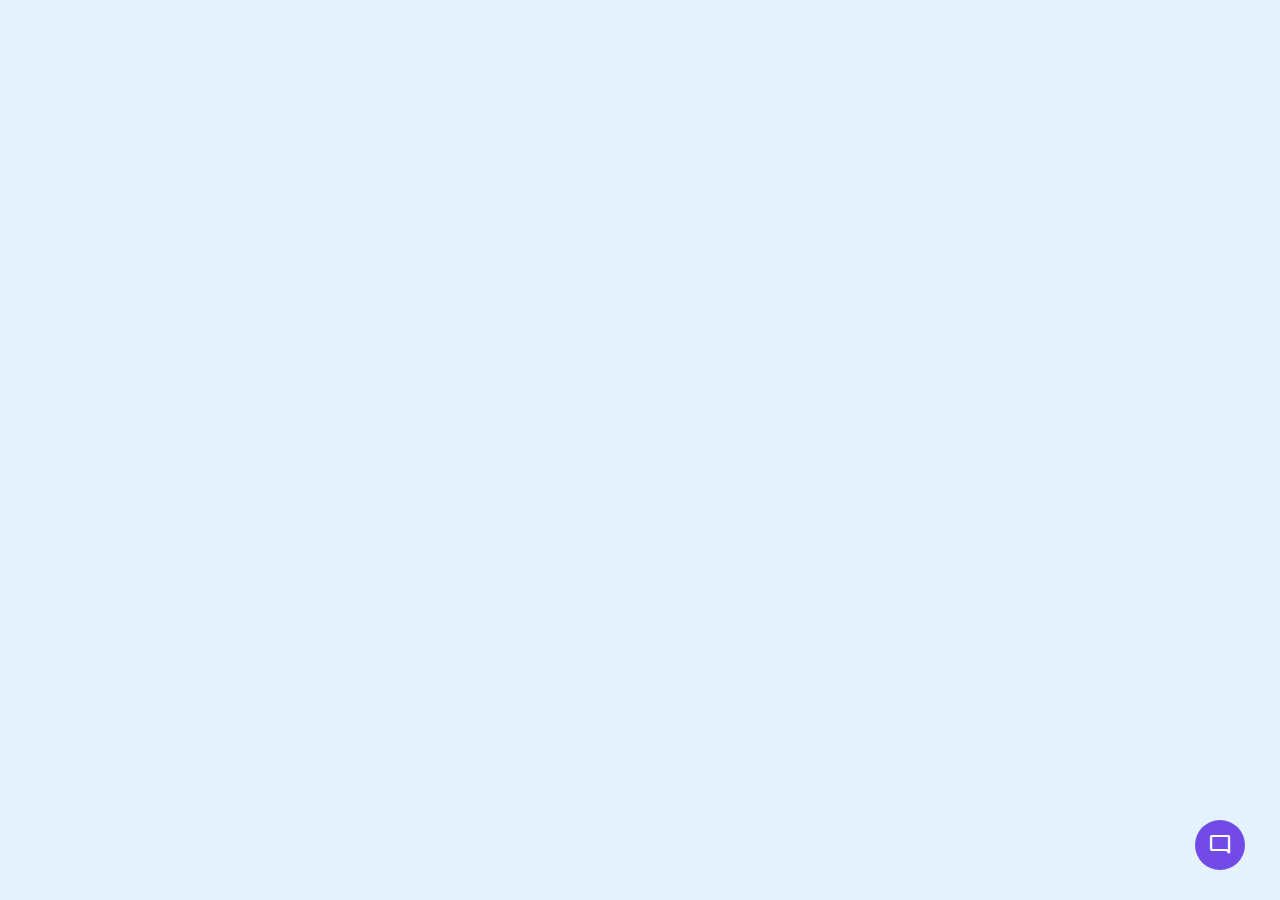
<file: CN247__Runtime-Terror-s-main/chatbox.html>
<!DOCTYPE html>
<!-- Coding By CodingNepal - www.codingnepalweb.com -->
<html lang="en" dir="ltr">
  <head>
    <meta charset="utf-8">
    <title>Chatbot in JavaScript | CodingNepal</title>
    
    <meta name="viewport" content="width=device-width, initial-scale=1.0">
    <!-- Google Fonts Link For Icons -->
    <link rel="stylesheet" href="https://fonts.googleapis.com/css2?family=Material+Symbols+Outlined:opsz,wght,FILL,GRAD@48,400,0,0" />
    <link rel="stylesheet" href="https://fonts.googleapis.com/css2?family=Material+Symbols+Rounded:opsz,wght,FILL,GRAD@48,400,1,0" />
    <script src="jscript.js" defer></script>
    <style>
        /* Import Google font - Poppins */
@import url('https://fonts.googleapis.com/css2?family=Poppins:wght@400;500;600&display=swap');
* {
  margin: 0;
  padding: 0;
  box-sizing: border-box;
  font-family: "Poppins", sans-serif;
}
body {
  background: #E3F2FD;
}
.chatbot-toggler {
  position: fixed;
  bottom: 30px;
  right: 35px;
  outline: none;
  border: none;
  height: 50px;
  width: 50px;
  display: flex;
  cursor: pointer;
  align-items: center;
  justify-content: center;
  border-radius: 50%;
  background: #724ae8;
  transition: all 0.2s ease;
}
body.show-chatbot .chatbot-toggler {
  transform: rotate(90deg);
}
.chatbot-toggler span {
  color: #fff;
  position: absolute;
}
.chatbot-toggler span:last-child,
body.show-chatbot .chatbot-toggler span:first-child  {
  opacity: 0;
}
body.show-chatbot .chatbot-toggler span:last-child {
  opacity: 1;
}
.chatbot {
  position: fixed;
  right: 35px;
  bottom: 90px;
  width: 420px;
  background: #fff;
  border-radius: 15px;
  overflow: hidden;
  opacity: 0;
  pointer-events: none;
  transform: scale(0.5);
  transform-origin: bottom right;
  box-shadow: 0 0 128px 0 rgba(0,0,0,0.1),
              0 32px 64px -48px rgba(0,0,0,0.5);
  transition: all 0.1s ease;
}
body.show-chatbot .chatbot {
  opacity: 1;
  pointer-events: auto;
  transform: scale(1);
}
.chatbot header {
  padding: 16px 0;
  position: relative;
  text-align: center;
  color: #fff;
  background: #724ae8;
  box-shadow: 0 2px 10px rgba(0,0,0,0.1);
}
.chatbot header span {
  position: absolute;
  right: 15px;
  top: 50%;
  display: none;
  cursor: pointer;
  transform: translateY(-50%);
}
header h2 {
  font-size: 1.4rem;
}
.chatbot .chatbox {
  overflow-y: auto;
  height: 510px;
  padding: 30px 20px 100px;
}
.chatbot :where(.chatbox, textarea)::-webkit-scrollbar {
  width: 6px;
}
.chatbot :where(.chatbox, textarea)::-webkit-scrollbar-track {
  background: #fff;
  border-radius: 25px;
}
.chatbot :where(.chatbox, textarea)::-webkit-scrollbar-thumb {
  background: #ccc;
  border-radius: 25px;
}
.chatbox .chat {
  display: flex;
  list-style: none;
}
.chatbox .outgoing {
  margin: 20px 0;
  justify-content: flex-end;
}
.chatbox .incoming span {
  width: 32px;
  height: 32px;
  color: #fff;
  cursor: default;
  text-align: center;
  line-height: 32px;
  align-self: flex-end;
  background: #724ae8;
  border-radius: 4px;
  margin: 0 10px 7px 0;
}
.chatbox .chat p {
  white-space: pre-wrap;
  padding: 12px 16px;
  border-radius: 10px 10px 0 10px;
  max-width: 75%;
  color: #fff;
  font-size: 0.95rem;
  background: #724ae8;
}
.chatbox .incoming p {
  border-radius: 10px 10px 10px 0;
}
.chatbox .chat p.error {
  color: #721c24;
  background: #f8d7da;
}
.chatbox .incoming p {
  color: #000;
  background: #f2f2f2;
}
.chatbot .chat-input {
  display: flex;
  gap: 5px;
  position: absolute;
  bottom: 0;
  width: 100%;
  background: #fff;
  padding: 3px 20px;
  border-top: 1px solid #ddd;
}
.chat-input textarea {
  height: 55px;
  width: 100%;
  border: none;
  outline: none;
  resize: none;
  max-height: 180px;
  padding: 15px 15px 15px 0;
  font-size: 0.95rem;
}
.chat-input span {
  align-self: flex-end;
  color: #724ae8;
  cursor: pointer;
  height: 55px;
  display: flex;
  align-items: center;
  visibility: hidden;
  font-size: 1.35rem;
}
.chat-input textarea:valid ~ span {
  visibility: visible;
}

@media (max-width: 490px) {
  .chatbot-toggler {
    right: 20px;
    bottom: 20px;
  }
  .chatbot {
    right: 0;
    bottom: 0;
    height: 100%;
    border-radius: 0;
    width: 100%;
  }
  .chatbot .chatbox {
    height: 90%;
    padding: 25px 15px 100px;
  }
  .chatbot .chat-input {
    padding: 5px 15px;
  }
  .chatbot header span {
    display: block;
  }
}
    </style>
  </head>
  <body>
    <button class="chatbot-toggler">
      <span class="material-symbols-rounded">mode_comment</span>
      <span class="material-symbols-outlined">close</span>
    </button>
    <div class="chatbot">
      <header>
        <h2>Chatbot</h2>
        <span class="close-btn material-symbols-outlined">close</span>
      </header>
      <ul class="chatbox">
        <li class="chat incoming">
          <span class="material-symbols-outlined">smart_toy</span>
          <p>Hi there 👋<br>How can I help you today?</p>
        </li>
      </ul>
      <div class="chat-input">
        <textarea placeholder="Enter a message..." spellcheck="false" required></textarea>
        <span id="send-btn" class="material-symbols-rounded">send</span>
      </div>
    </div>

  </body>
</html>
</file>
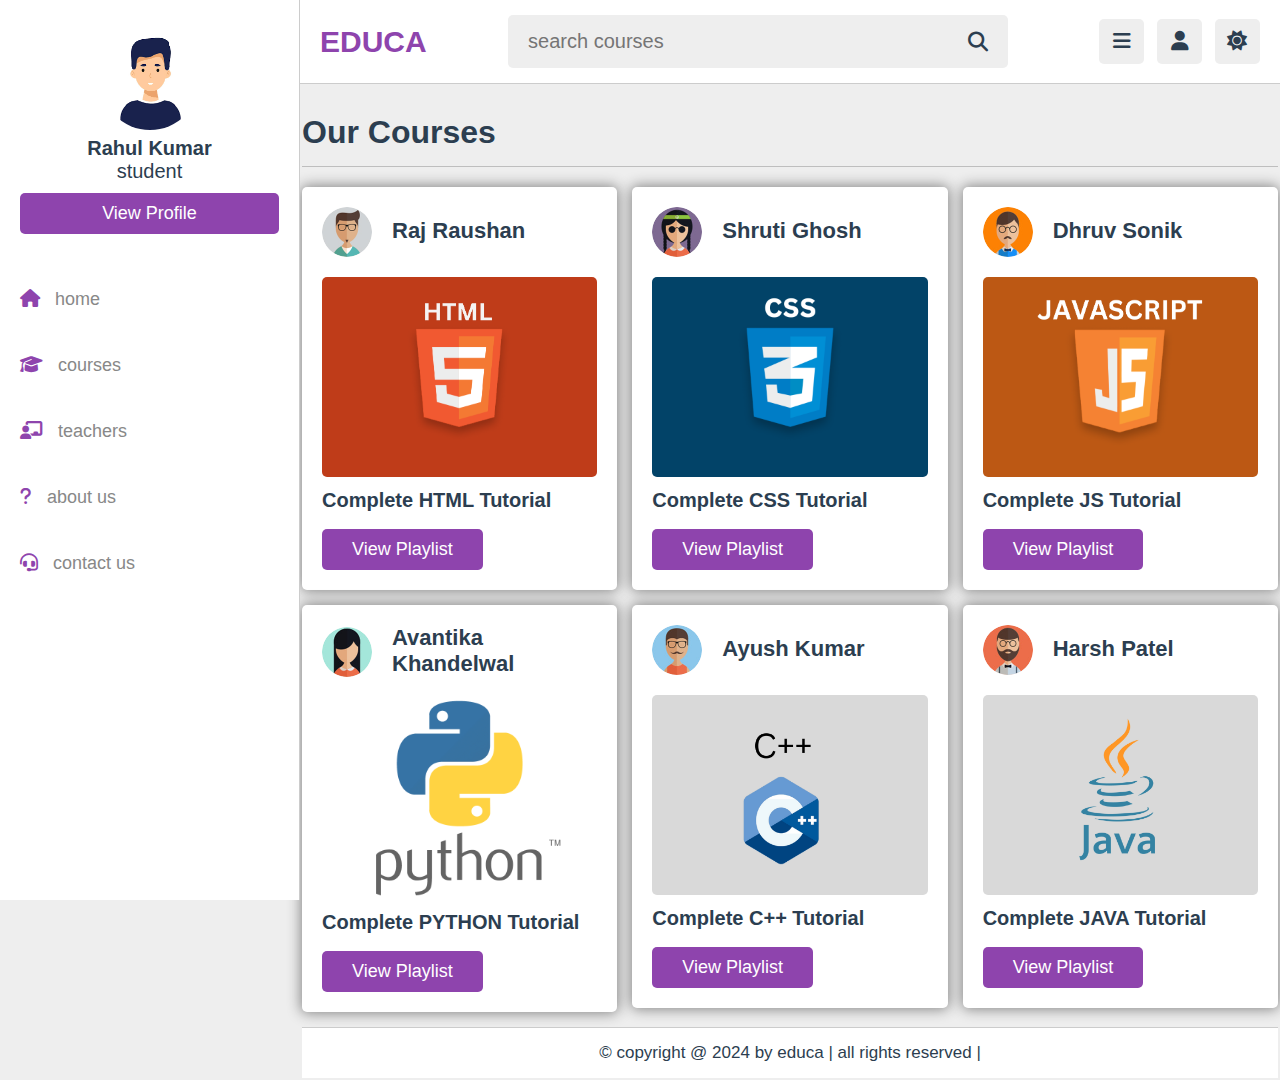
<file: CN247__Runtime-Terror-s-main/courses.html>
<!DOCTYPE html>
<html lang="en">
<head>
    <meta charset="UTF-8">
    <meta name="viewport" content="width=device-width, initial-scale=1.0">
    <title>courses</title>

    <link rel="stylesheet" href="https://cdnjs.cloudflare.com/ajax/libs/font-awesome/6.4.2/css/all.min.css">
    <link rel="stylesheet" href="home.css">
</head>
<body>

  <!--header section start-->
    <header class="header">
      <section class="flex">
        <a href="home.html" class="logo">EDUCA</a>
        <form action="" method="post" class="search">
          <input type="text" name="search_box" placeholder="search courses"
          required maxlength="100">
          <button type="submit" class="fas fa-search" name="search_box"></button>  
        </form>
        <div class="icon">
          <div id="menu-btn" class="fas fa-bars"></div>
          <div id="search-btn" class="fas fa-search"></div>
          <div id="user-btn" class="fas fa-user"></div>
          <div id="toggle-btn" class="fas fa-sun"></div>
        </div>

        <div class="profile">
          <img src="avatar.png" alt="image">
          <h3>Rahul Kumar</h3>
          <span>student</span>
          <a href="courses.html" class="btn">view profile</a>
          <div class="flex-btn">
            <a href="sign.html" class="option-btn">login</a>          </div>
        </div>
      </section>
    </header>
    <!--end of header-->
    <!--side bar section starts-->
    <div class="side-bar">
      <div class="close-side-bar">
        <i class="fas fa-times"></i>
      </div>
      <div class="profile">
        <img src="avatar.png" alt="image">
        <h3>Rahul Kumar</h3>
        <span>student</span>
        <a href="courses.html" class="btn">view profile</a>
      </div>
      <nav class="navbar">
        <a href="home.html"><i class="fas fa-home"></i><span>home</span></a>
        <a href="home.html#courses"><i class="fas fa-graduation-cap"></i><span>courses</span></a>
        <a href="home.html#te"><i class="fas fa-chalkboard-user"></i><span>teachers</span></a>
        <a href="home.html#aboutus"><i class="fas fa-question"></i><span>about us</span></a>
        <a href="home.html#contact"><i class="fas fa-headset"></i><span>contact us</span></a>
      </nav>
    </div>
    <!--side bar section ends-->
    <!--course section-->
    <section class="courses" id="courses">
      <h1 class="heading">Our Courses</h1>
      <div class="box-container">
          <div class="box">
              <div class="tutor">
                  <img src="image/avatar1 (1).jpg" alt="">
                  <div>
                      <h3>Raj Raushan</h3>
                  </div>
              </div>
              <img src="image/html.jpg" class="thumb" alt="thumbnail">
              <h3 class="title">Complete HTML Tutorial</h3>
              <a target="_blank" href="https://drive.google.com/drive/folders/1hpaNlPr7JvucEAEmFZwXXYD8L1xDHANa" class="inline-btn">view playlist</a>
          </div>
          <div class="box">
              <div class="tutor">
                  <img src="image/avatar1 (2).jpg" alt="">
                  <div>
                      <h3>Shruti Ghosh</h3>
                  </div>
              </div>
              <img src="image/css.jpg" class="thumb" alt="thumbnail">
              <h3 class="title">Complete CSS Tutorial</h3>
              <a target="_blank" href="https://drive.google.com/drive/folders/1hpaNlPr7JvucEAEmFZwXXYD8L1xDHANa" class="inline-btn">view playlist</a>
          </div>
          <div class="box">
              <div class="tutor">
                  <img src="image/avatar1 (3).jpg" alt="">
                  <div>
                      <h3>Dhruv Sonik</h3>
                  </div>
              </div>
              <img src="image/Jss.jpg" class="thumb" alt="thumbnail">
              <h3 class="title">Complete JS Tutorial</h3>
              <a target="_blank" href="https://drive.google.com/drive/folders/1hpaNlPr7JvucEAEmFZwXXYD8L1xDHANa" class="inline-btn">view playlist</a>
          </div>
          <div class="box">
              <div class="tutor">
                  <img src="image/avatar1 (4).jpg" alt="">
                  <div>
                      <h3>Avantika Khandelwal</h3>
                  </div>
              </div>
              <img src="Python-Symbol.png" class="thumb" alt="thumbnail">
              <h3 class="title">Complete PYTHON Tutorial</h3>
              <a target="_blank" href="https://youtube.com/playlist?list=PLu0W_9lII9agwh1XjRt242xIpHhPT2llg&si=3dSnKy1sFQ9MmZv4" class="inline-btn">view playlist</a>
          </div>
          <div class="box">
              <div class="tutor">
                  <img src="image/avatar1 (5).jpg" alt="">
                  <div>
                      <h3>Ayush Kumar</h3>
                  </div>
              </div>
              <img src="image/c++.png" class="thumb" alt="thumbnail">
              <h3 class="title">Complete C++ Tutorial</h3>
              <a target="_blank" href="https://youtube.com/playlist?list=PLfqMhTWNBTe0b2nM6JHVCnAkhQRGiZMSJ&si=C4WZ5L4g8DKMVrs1" class="inline-btn">view playlist</a>
          </div>
          <div class="box">
              <div class="tutor">
                  <img src="image/avatar1 (6).jpg" alt="">
                  <div>
                      <h3>Harsh Patel</h3>
                  </div>
              </div>
              <img src="image/java.jpg" class="thumb" alt="thumbnail">
              <h3 class="title">Complete JAVA Tutorial</h3>
              <a target="_blank" href="https://youtube.com/playlist?list=PLu0W_9lII9agS67Uits0UnJyrYiXhDS6q&si=G9-u-A0hElYUmifQ" class="inline-btn">view playlist</a>
          </div>
      </div>

    <!--footer section starts-->
    <footer class="footer">
      &copy; copyright @ 2024 by <span>educa</span> | all rights reserved |
    </footer>
    <!--footer section ends-->


    <script src="projectjs.js"></script>

</body>
</html>
</file>
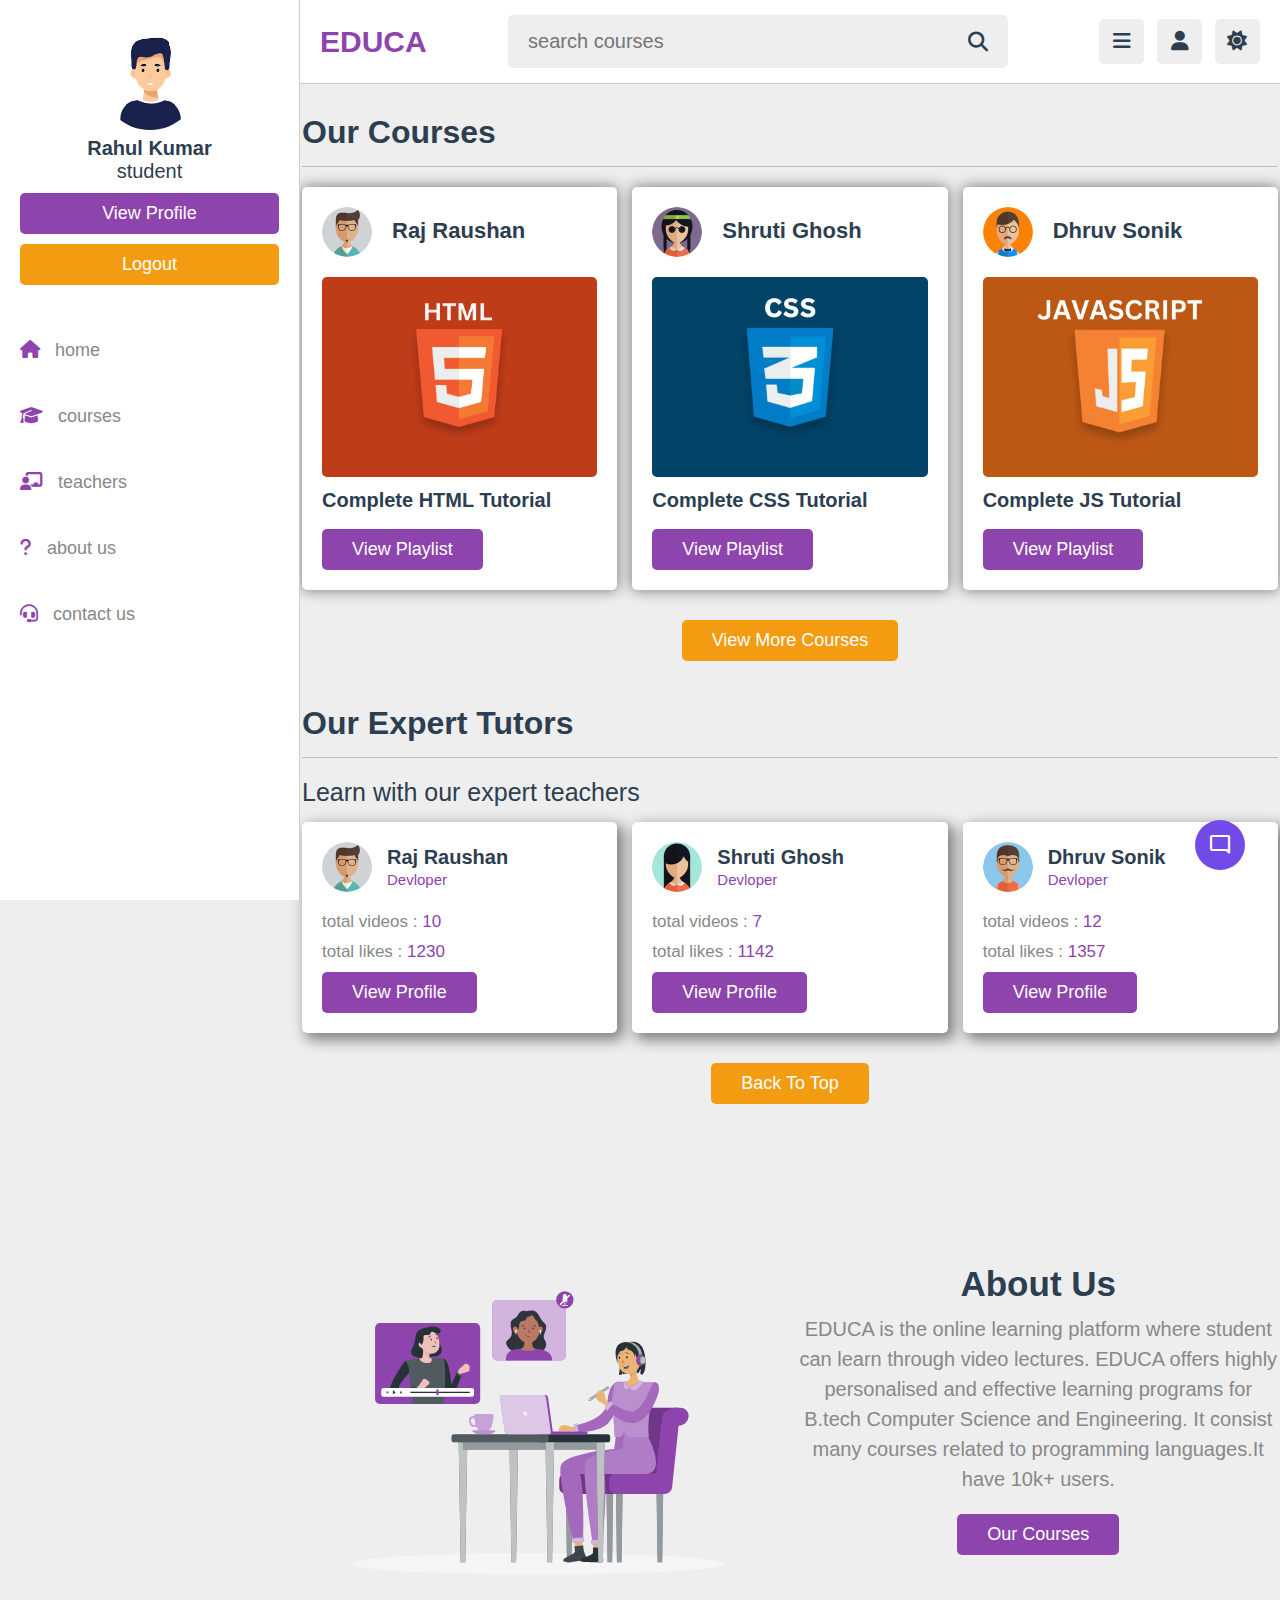
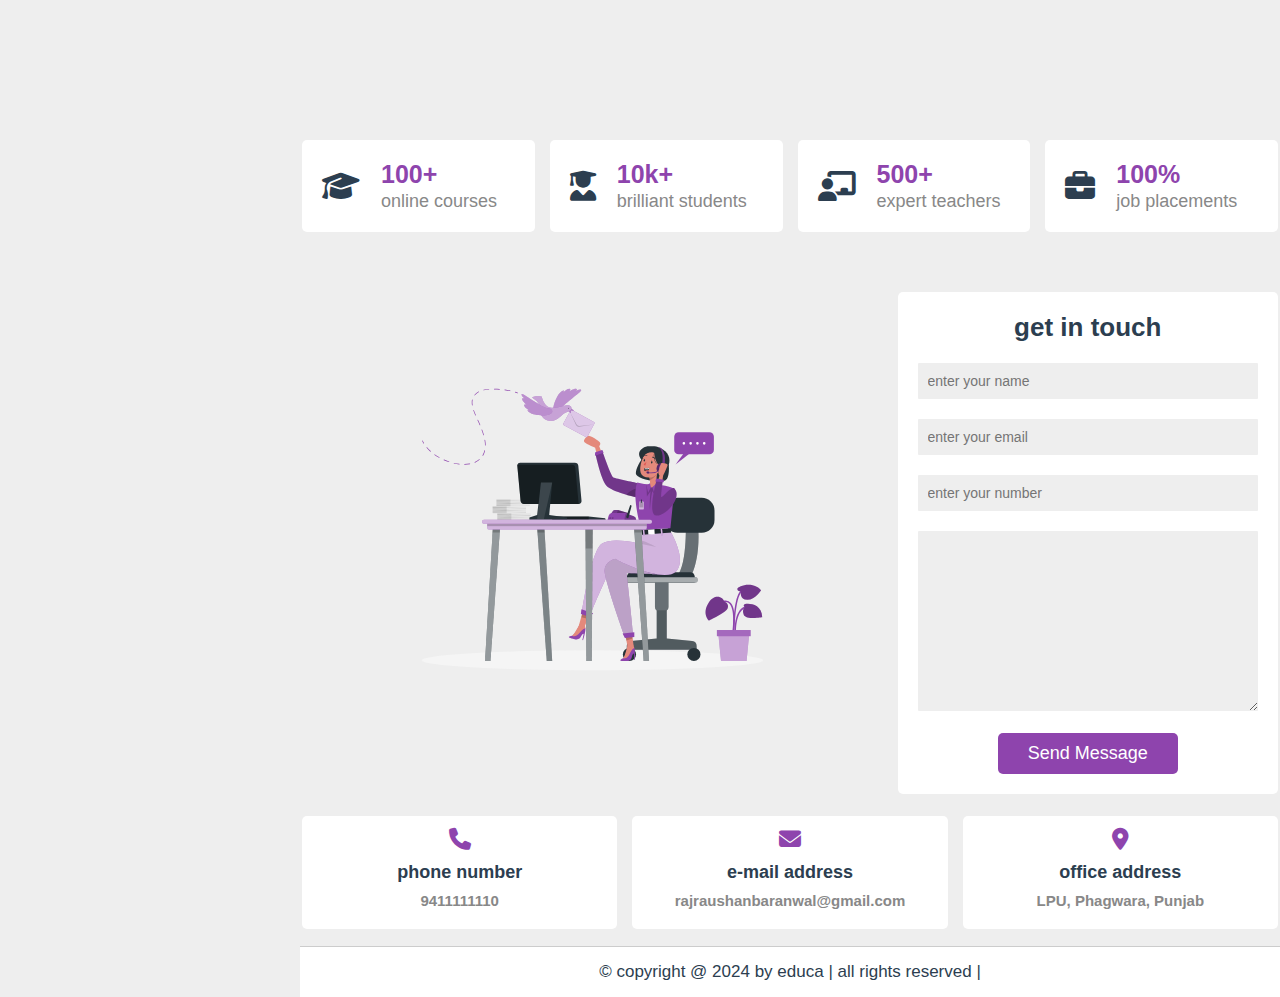
<file: CN247__Runtime-Terror-s-main/home.html>
<!DOCTYPE html>
<html lang="en">
<head>
    <meta charset="UTF-8">
    <meta name="viewport" content="width=device-width, initial-scale=1.0">
    <title>
       EDUCA
    </title>
    <link rel="stylesheet" href="https://fonts.googleapis.com/css2?family=Material+Symbols+Outlined:opsz,wght,FILL,GRAD@48,400,0,0" />
    <link rel="stylesheet" href="https://fonts.googleapis.com/css2?family=Material+Symbols+Rounded:opsz,wght,FILL,GRAD@48,400,1,0" />
    <link rel="stylesheet" href="https://cdnjs.cloudflare.com/ajax/libs/font-awesome/6.4.2/css/all.min.css">
    <link rel="stylesheet" href="home.css">
</head>
<body>

  <!--header section start-->
    <header class="header">
      <section class="flex">
        <a href="home.html" class="logo">EDUCA</a>
        <form action="" method="post" class="search">
          <input type="text" name="search_box" placeholder="search courses"
          required maxlength="100">
          <button type="submit" class="fas fa-search" name="search_box"></button>  
        </form>
        <div class="icon">
          <div id="menu-btn" class="fas fa-bars"></div>
          <div id="search-btn" class="fas fa-search"></div>
          <div id="user-btn" class="fas fa-user"></div>
          <div id="toggle-btn" class="fas fa-sun"></div>
        </div>

        <div class="profile">
          <img src="avatar.png" alt="image">
          <h3>Rahul Kumar</h3>
          <span>student</span>
          <a href="profile.html" class="btn">view profile</a>
          <div class="flex-btn">
            <a href="login.html" class="option-btn">logout</a>
          </div>
        </div>
      </section>
    </header>
    <!--end of header-->
    <!--side bar section starts-->
    <div class="side-bar">
      <div class="close-side-bar">
        <i class="fas fa-times"></i>
      </div>
      
      <div class="profile">
        <img src="avatar.png" alt="image">
        <h3>Rahul Kumar</h3>
        <span>student</span>
        <a href="profile.html" class="btn">view profile</a>
        <div class="flex-btn">
          <a href="login.html" class="option-btn">logout</a>
          
        </div>
      </div>
      
      <nav class="navbar">
        <a href="home.html"><i class="fas fa-home"></i><span>home</span></a>
        <a href="#courses"><i class="fas fa-graduation-cap"></i><span>courses</span></a>
        <a href="#te"><i class="fas fa-chalkboard-user"></i><span>teachers</span></a>
        <a href="#aboutus"><i class="fas fa-question"></i><span>about us</span></a>
        <a href="#contact"><i class="fas fa-headset"></i><span>contact us</span></a>
      </nav>
    </div>
    <!--side bar section ends-->
   
    <!--courses section starts-->
    <section class="courses" id="courses" >
        <h1 class="heading">Our Courses</h1>
        <div class="box-container">
            <div class="box">
                <div class="tutor">
                    <img src="image/avatar1 (1).jpg" alt="">
                    <div>
                        <h3>Raj Raushan</h3>
                    </div>
                </div>
                <img src="image/html.jpg" class="thumb" alt="thumbnail">
                <h3 class="title">Complete HTML Tutorial</h3>
                <a target="_blank" href="https://drive.google.com/drive/folders/1hpaNlPr7JvucEAEmFZwXXYD8L1xDHANa" class="inline-btn">view playlist</a>
            </div>
            <div class="box">
                <div class="tutor">
                    <img src="image/avatar1 (2).jpg" alt="">
                    <div>
                        <h3>Shruti Ghosh</h3>
                    </div>
                </div>
                <img src="image/css.jpg" class="thumb" alt="thumbnail">
                <h3 class="title">Complete CSS Tutorial</h3>
                <a target="_blank" href="https://drive.google.com/drive/folders/1hpaNlPr7JvucEAEmFZwXXYD8L1xDHANa" class="inline-btn">view playlist</a>
            </div>
            <div class="box">
                <div class="tutor">
                    <img src="image/avatar1 (3).jpg" alt="">
                    <div>
                        <h3>Dhruv Sonik</h3>
                    </div>
                </div>
                <img src="image/Jss.jpg" class="thumb" alt="thumbnail">
                <h3 class="title">Complete JS Tutorial</h3>
                <a target="_blank" href="https://drive.google.com/drive/folders/1hpaNlPr7JvucEAEmFZwXXYD8L1xDHANa" class="inline-btn">view playlist</a>
            </div>
        </div>
        <div class="more-btn">
          <a href="courses.html" class="inline-option-btn">view more courses</a>
        </div>
    </section>
    <!--courses section ends-->
     <!--teacher section starts-->
     <section class="teachers" id="te">
      <h1 class="heading"> Our Expert tutors</h1>
      <div class="tut"><p>Learn with our expert teachers</p>
      </div>
      <div class="box-container">
        <div class="box">
        <div class="tutor">
         <img src="image/avatar1 (1).jpg" alt="image">
         <div>
          <h3>Raj Raushan</h3>
          <span>Devloper</span>
         </div>
        </div>
        <p>total videos : <span>10</span></p>
        <p>total likes : <span>1230</span></p>
        <a href="" class="inline-btn">view profile</a>
      </div>
      <div class="box">
        <div class="tutor">
         <img src="image/avatar1 (4).jpg" alt="image">
         <div>
          <h3>Shruti Ghosh</h3>
          <span>Devloper</span>
         </div>
        </div>
        <p>total videos : <span>7</span></p>
        <p>total likes : <span>1142</span></p>
        <a href="" class="inline-btn">view profile</a>
      </div>
      <div class="box">
        <div class="tutor">
         <img src="image/avatar1 (5).jpg" alt="image">
         <div>
          <h3>Dhruv Sonik</h3>
          <span>Devloper</span>
         </div>
        </div>
        <p>total videos : <span>12</span></p>
        <p>total likes : <span>1357</span></p>
        <a href="" class="inline-btn">view profile</a>
      </div>
    </div>
    <div class="more-btn">
      <a href="" class="inline-option-btn">Back to top</a>
    </div>

    </section>
    <!--teacher section ends-->
 <!--about section starts-->
 <section class="about" id="aboutus">
  <div class="row">
    <div class="image">
      <img src="image/about-img.svg" alt="about us">
    </div>
    <div class="content">
      <h3>About Us</h3>
      <p>EDUCA is the online learning platform where student can learn through video lectures. 
        EDUCA offers highly personalised and effective learning programs for B.tech Computer Science and Engineering. 
        It consist many courses related to programming languages.It have 10k+ users.</p>
      <a href="courses.html" class="inline-btn">our courses</a>
    </div>
  </div>
  <div class="box-container">
    <div class="box">
      <i class="fas fa-graduation-cap"></i>
      <div>
        <h3>100+</h3>
        <span>online courses</span>

      </div>
    </div>
    <div class="box">
      <i class="fas fa-user-graduate"></i>
      <div>
        <h3>10k+</h3>
        <span>brilliant students</span>
      </div>
    </div>
    <div class="box">
      <i class="fas fa-chalkboard-user"></i>
      <div>
        <h3>500+</h3>
        <span>expert teachers</span>

      </div>
    </div>
    <div class="box">
      <i class="fa fa-briefcase"></i>
      <div>
        <h3>100%</h3>
        <span>job placements</span>

      </div>
    </div>
  </div>
</section>
<!--about section ends-->
 <!--contact section starts-->
 <section class="contact" id="contact">
  <div class="row">
    <div class="image">
      <img src="image/contact.svg" alt="img">
    </div>
    <form action="home.html" method="post">
      <h3>get in touch</h3>
      <input type="text" placeholder="enter your name" required maxlength="100" name="name" class="box">
      <input type="text" placeholder="enter your email" required maxlength="100" name="email" class="box">
      <input type="text" placeholder="enter your number" required maxlength="100" name="number" class="box">
      <textarea name="msg" class="box" placeholder="enter your message" required cols="30" rows="10">
      </textarea>   
      <input type="submit" value="send message" class="inline-btn" name="submit" >   
    </form>
  </div>
  <div class="box-container">
    <div class="box">
      <i class="fas fa-phone">
        <h3>phone number</h3>
        <a href="tel:9411111110">9411111110</a>
      </i>
    </div>
    <div class="box">
      <i class="fas fa-envelope">
        <h3>e-mail address</h3>
        <a href="rajraushanbaranwal@gmail.com">rajraushanbaranwal@gmail.com</a>
      </i>
    </div>
    <div class="box">
      <i class="fas fa-map-marker-alt">
        <h3>office address</h3>
        <a href="#">LPU, Phagwara, Punjab</a>
      </i>
    </div>
  </div>
</section>
<!--contact section ends-->
<!--chatbox-->
<button class="chatbot-toggler">
  <span class="material-symbols-rounded">mode_comment</span>
  <span class="material-symbols-outlined">close</span>
</button>
<div class="chatbot">
  <header>
    <h2>Chatbot</h2>
    <span class="close-btn material-symbols-outlined">close</span>
  </header>
  <ul class="chatbox">
    <li class="chat incoming">
      <span class="material-symbols-outlined">smart_toy</span>
      <p>Hi there 👋<br>How can I help you today?</p>
    </li>
  </ul>
  <div class="chat-input">
    <textarea placeholder="Enter a message..." spellcheck="false" required></textarea>
    <span id="send-btn" class="material-symbols-rounded">send</span>
  </div>
</div>

    <!--footer section starts-->
    <footer class="footer">
      &copy; copyright @ 2024 by <span>educa</span> | all rights reserved |
    </footer>
    <!--footer section ends-->


    <script src="projectjs.js"></script>

</body>
</html>
</file>
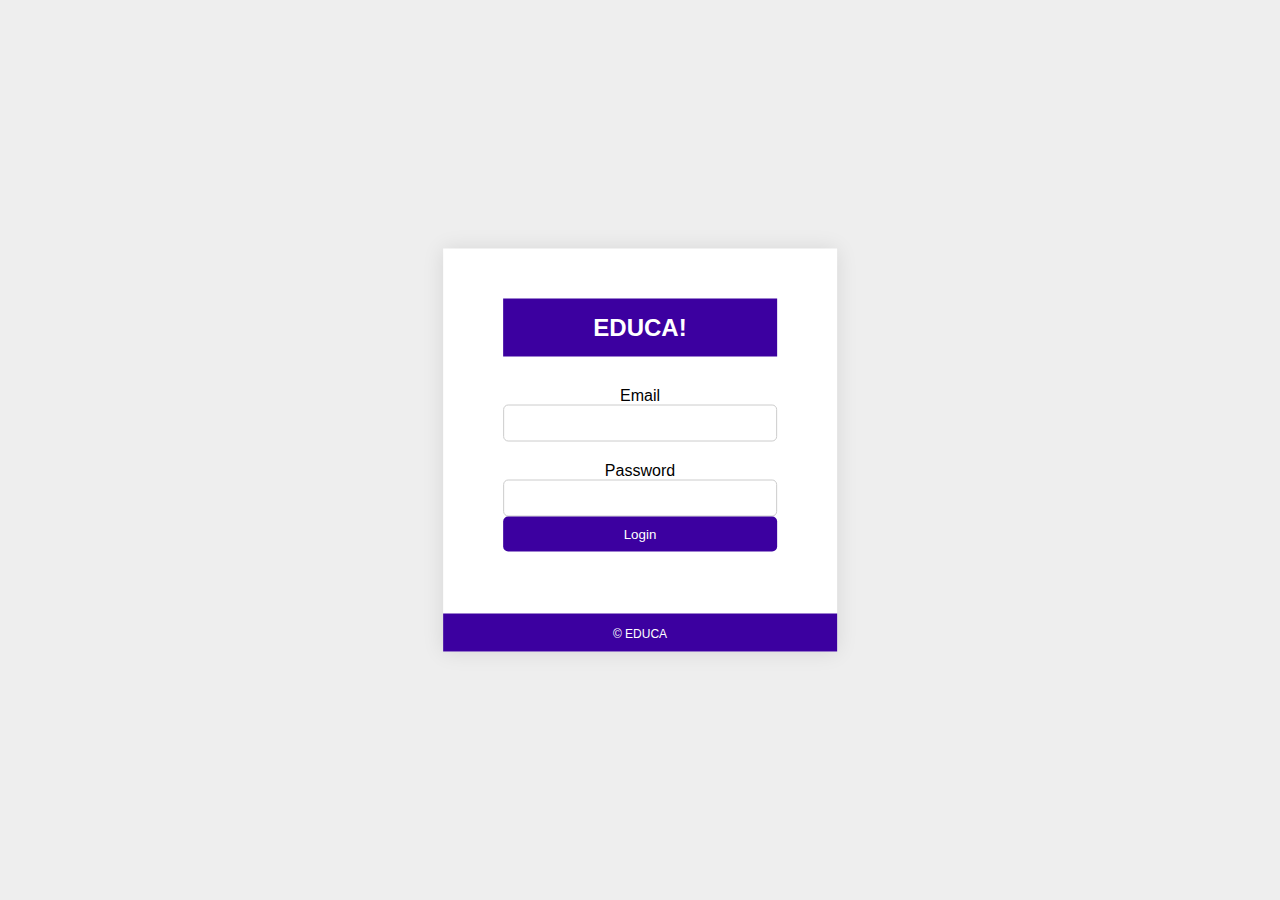
<file: CN247__Runtime-Terror-s-main/login.html>
<!DOCTYPE html>
<html>
<head>
	<title>login Page</title>
	<link rel="stylesheet" href="login.css">
</head>
<body>
	<div class="container vh-100">
		<div class="row justify-content-center h-100">
			<div class="card w-25 my-auto shadow">
				<div class="card-header text-center bg-primary text-white">
					<h2>EDUCA!<h2>
				</div>
				<div class="card-body">
					<form action="connect2.php" method="post">
						<div class="form-group">
							<label for="email">Email</label>
							<input type="email" id="email" class="form-control" name="email" />
						</div>
						<div>
							<label for="password">Password</label>
							<input type="password" id="password" class="form-control" name="password" />
						</div>
						<input type="submit" class="btn btn-primary w-100" value="Login" name="">
					</form>
				</div>
				<div class="card-footer text-right">
					<small>&copy; EDUCA</small>
				</div>
			</div>
		</div>
	</div>
</body>
</html>
</file>
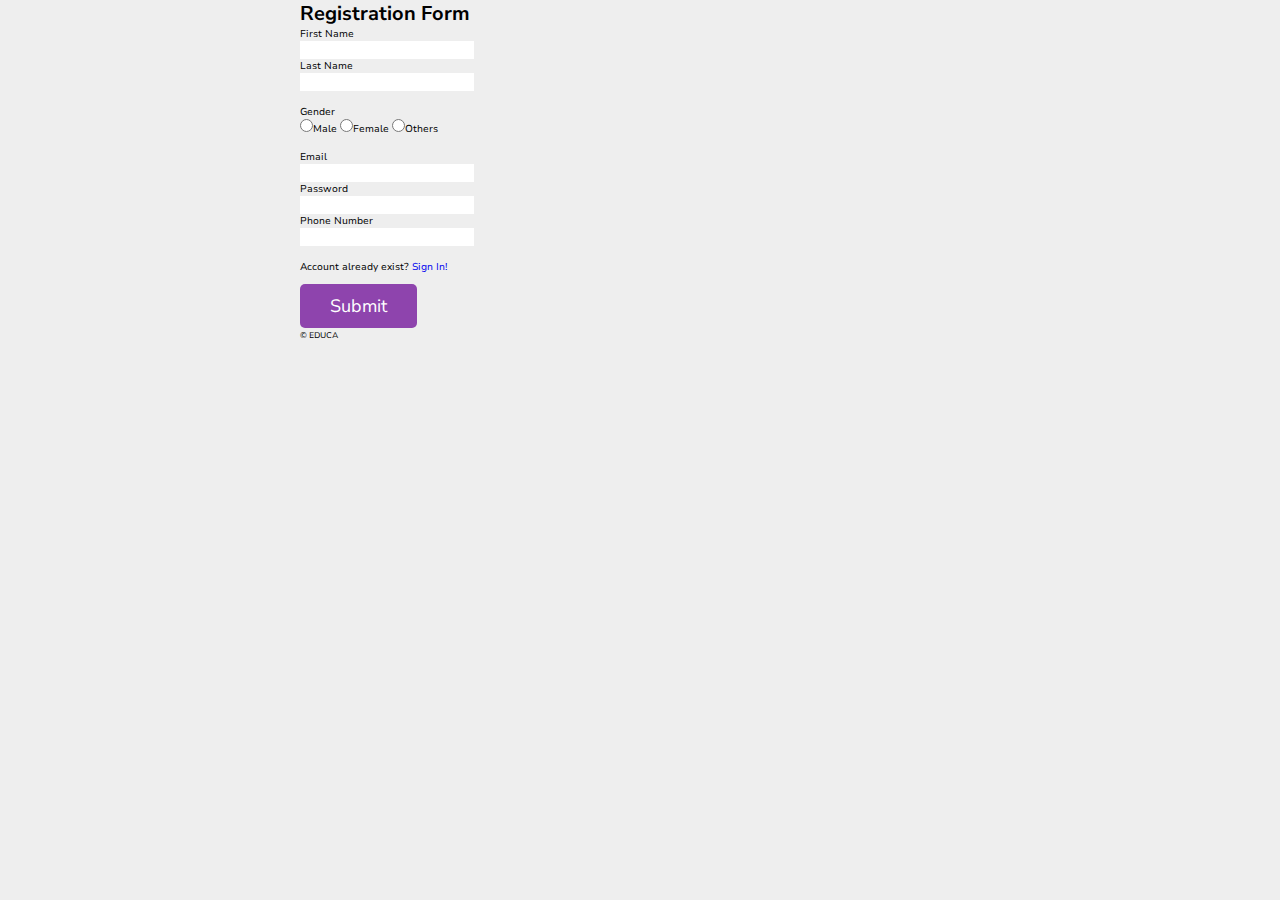
<file: CN247__Runtime-Terror-s-main/registration.html>
<!DOCTYPE html>
<html>
  <head>
    <title>Registration Page</title>
    <link rel="stylesheet" href="registration.css">
  </head>
  <body>
    <div class="container">
      <div class="row col-md-6 col-md-offset-3">
        <div class="panel-primary">
          <div class="panel-heading text-center">
            <h1>Registration Form</h1>
          </div>
          <div class="panel-body">
            <form action="connect.php" method="post">
              <div class="form-group">
                <label for="firstName">First Name</label><br>
                <input
                  type="text"
                  class="form-control"
                  id="firstName"
                  name="firstName"
                />
              </div>
              <div class="form-group">
                <label for="lastName">Last Name</label><br>
                <input
                  type="text"
                  class="form-control"
                  id="lastName"
                  name="lastName"
                /> <br><br>
              </div>
              <div class="form-group">
                <label for="gender">Gender</label>
                <div>
                  <label for="male" class="radio-inline"
                    ><input
                      type="radio"
                      name="gender"
                      value="m"
                      id="male"
                    />Male</label
                  >
                  <label for="female" class="radio-inline"
                    ><input
                      type="radio"
                      name="gender"
                      value="f"
                      id="female"
                    />Female</label
                  >
                  <label for="others" class="radio-inline"
                    ><input
                      type="radio"
                      name="gender"
                      value="o"
                      id="others"
                    />Others</label
                  > <br><br>
                </div>
              </div>
              <div class="form-group">
                <label for="email">Email</label><br>
                <input
                  type="text"
                  class="form-control"
                  id="email"
                  name="email"
                />
              </div>
              <div class="form-group">
                <label for="password">Password</label><br>
                <input
                  type="password"
                  class="form-control"
                  id="password"
                  name="password"
                />
              </div>
              <div class="form-group">
                <label for="number">Phone Number</label><br>
                <input
                  type="number"
                  class="form-control"
                  id="number"
                  name="number"
                /> <br> <br>
                <p>Account already exist? <a href="#">Sign In!</a></p>

              </div>
              <input type="submit" class="btn btn-primary"/>
            </form>
          </div>
          <div class="panel-footer text-right">
            <small>&copy; EDUCA</small>
          </div>
        </div>
      </div>
    </div>
    <div class="toast" role="alert" aria-live="assertive" aria-atomic="true">
</div>

                
  </body>
</html>
</file>
<file: CN247__Runtime-Terror-s-main/home.css>
@import url('https://fonts.googleapis.com/css2?family=Nunito+Sans:opsz,wght@6..12,200;6..12,300;6..12,400;6..12,500;6..12,600&display=swap');

:root{
    --main-color:#8e44ad;
    --red:#e74c3c;
    --orange:#f39c12;
    --white:#fff;
    --black:#2c3e50;
    --light-color:#888;
    --light-bg:#eee;
    --border:.1rem solid rgba(0,0,0,.2);
}

*{
    font-family: 'Nunito Sans', sans-serif;
    margin: 0;padding: 0;
    box-sizing: border-box;
    outline: none; border: none;
    text-decoration: none;
    scroll-behavior: smooth;
}

*::selection{
    background-color: var(--orange);
    color: #fff;
}

*::-webkit-scrollbar{
    height: 5rem;
    width: 1rem;
}
*::-webkit-scrollbar-track{
    background-color: transparent;
}
*::-webkit-scrollbar-thumb{
    background-color: var(--light-color);
}
html{
    font-size: 62.5%;
    overflow-x: hidden;
}
body{
    background-color: var(--light-bg);
    padding-left: 30rem;
}
body.dark{
    --light-color:#aaa;
    --light-bg:#333;
    --black:#fff;
    --white:#222;
    --border:.1rem solid rgba(255,255,255,.2);
 }
body.active{
    padding-left: 0;
}
section{
    padding: .2rem;
    max-width: 1200px;
    margin: 0 auto;
}
.btn,
.option-btn,
.delete-btn,
.inline-btn,
.inline-option-btn,
.inline-delete-btn{
    border-radius: .5rem;
    padding: 1rem 3rem;
    font-size: 1.8rem;
    color: #fff;
    margin-top: 1rem;
    text-transform: capitalize;
    cursor: pointer;
    text-align: center;
}
.btn,
.option-btn,
.delete-btn{
    display: block;
    width: 100%;
}
.inline-btn,
.inline-option-btn,
.inline-delete-btn{
    display: inline-block;
}
.btn,
.inline-btn{
    background-color: var(--main-color);
}
.option-btn,
.inline-option-btn{
    background-color: var(--orange);
    
}
.delete-btn,
.inline-delete-btn{
    background-color: var(--red);
}
.btn:hover,
.option-btn:hover,
.delete-btn:hover,
.inline-btn:hover,
.inline-option-btn:hover,
.inline-delete-btn:hover{
    background-color: var(--black);
    color: var(--white);
}
.flex-btn{
    display: flex;
    gap: 0.8rem;
}
.heading{
    padding-bottom: 1.5rem;
    border-bottom: var(--border);
    font-size: 2.5rem;
    color:var(--black);
    text-transform: capitalize;
    margin-bottom: 2rem;
}
.header{
    background-color: var(--white);
    border-bottom: var(--border);
    position: sticky;
    top: 0; left: 0; right: 0;
    z-index: 1000;
}
.header .flex{
    padding: 1.5rem 2rem;
    position: relative;
    display: flex;
    align-items: center;
    justify-content: space-between;
}
.header .flex .logo{
    font-size: 3rem;
    color: var(--main-color);
    font-weight: bolder;
}
.header .flex .search{
    width: 50rem;
    border-radius: .5rem;
    display: flex;
    align-items: center;
    gap: 2.5rem;
    padding: 1.5rem 2rem;
    background-color: var(--light-bg);
}
.header .flex .search input{
    width: 100%;
    background: none;
    font-size: 2rem;
    color: var(--black);
}
.header .flex .search button{
    font-size: 2rem;
    color: var(--black);
    cursor: pointer;
    background: none;
}
.header .flex .search button:hover{
    color: var(--main-color);
}
.header .flex .icon div{
    font-size: 2rem;
    color: var(--black);
    border-radius: .5rem;
    height: 4.5rem;
    cursor: pointer;
    width: 4.5rem;
    line-height: 4.4rem;
    background-color: var(--light-bg);
    text-align: center;
    margin-left: 1rem;
}
.header .flex .icon div:hover{
    background-color: var(--black);
    color: var(--white);
}
#search-btn{
    display: none;
}
.header .flex .profile{
    position: absolute;
    top: 120%; right: 2rem;
    background-color: var(--white);
    border-radius: 5rem;
    padding: 2rem;
    text-align: center;
    width: 30rem;
    transform: scale(0);
    transform-origin: top right;
    transition: .15s linear;
}
.header .flex .profile.active{
    transform: scale(1);
}
.header .flex .profile img{
    height: 10rem;
    width: 10rem;
    border-radius: 50%;
    object-fit: cover;
    margin-bottom: .5rem;
}
.header .flex .profile h3{
    font-size: 2rem;
    color: var(--black);
}
.header .flex .profile span{
    color: var(--light-color);
    font-size: 1.6rem;
}
.side-bar{
    position: fixed;
    top: 0; left: 0;
    height: 100vh;
    width:30rem;
    background-color: var(--white);
    border-right: var(--border);
    z-index: 1200;
}
.side-bar .close-side-bar{
    text-align: right;
    padding: 2rem;
    padding-bottom: 0;
    display: none;
}
.side-bar .close-side-bar i{
    height: 4.5rem;
    width: 4.5rem;
    line-height: 4.4rem;
    font-size: 2.5rem;
    color: #fff;
    cursor: pointer;
    background-color: var(--red);
    text-align: center; 
    border-radius: .5rem;
}
.side-bar .close-side-bar i:hover{
    background-color: var(--black);
}
.side-bar .profile{
    padding: 3rem 2rem;
    text-align: center;
}
.side-bar .profile img{
    height: 10rem;
    width: 10rem;
    border-radius: 50%;
    object-fit: cover;
    margin-bottom: .5rem;
}
.side-bar .profile h3{
    font-size: 2rem;
    color: var(--black);
}
.side-bar .profile span{
    font-size: 2rem;
    color: var(--black);
}
.side-bar .navbar a{
    display: block;
    padding: 2rem;
    margin: .5rem 0;
    font-size: 1.8rem;
}
.side-bar .navbar a i{
    color: var(--main-color);
    margin-right: 1.5rem;
    transition: .15s linear;
}
.side-bar .navbar a span{
    color: var(--light-color);
}
.side-bar .navbar a:hover{
    background-color: var(--light-bg);
}
.side-bar .navbar a:hover i{
    margin-right: 2.5rem;
}
.side-bar.active{
    left: -31rem;
}
.courses .heading{
    padding-top: 2.8rem;
    font-size: 3.2rem;
}
.courses .box-container{
    display: grid;
    grid-template-columns: repeat(auto-fit,minmax(30rem , 1fr));
    gap: 1.5rem;
    align-items: flex-start;
    justify-content: center;
}
.courses .box-container .box{
    border-radius: .5rem;
    background-color: var(--white);
    padding: 2rem;
    box-shadow: 0px 0px 14px 1px grey;
}
.courses .box-container .box .tutor{
    margin-bottom: 2rem;
    display: flex;
    align-items: center;
    gap: 2rem;
}
.courses .box-container .box .tutor img{
    width: 5rem;
    height: 5rem;
    border-radius: 50%;
    object-fit: cover;
}
.courses .box-container .box h3{
    font-size: 2.2rem;
    color: var(--black);
    margin-bottom: .2rem;
}
.courses .box-container .box .thumb{
    width: 100%;
    border-radius: .5rem;
    height: 20rem;
    object-fit: cover;
}
.courses .box-container .box .title{
    font-size: 2rem;
    column-rule: var(--black);
    margin-top: .5rem;
    padding: .5rem 0;
}
.courses .more-btn{
    margin-top: 2rem;
    text-align: center;
    padding-bottom: 4rem;
}
.about .row{
    display: flex;
    align-items: center;
    gap: 1.7rem;
    flex-wrap: wrap;
}
.about .row .image{
    flex:1 1 40rem;
}
.about .row .image img{
    width: 100%;
    height: 60rem;
}
.about .row .content{
    flex: 1 1 40rem;
    text-align: center;
}
.about .row .content h3{
    font-size: 3.5rem;
    color: var(--black);
}
.about .row .content p{
    line-height: 3rem;
    font-size: 2rem;
    color: var(--light-color);
    padding: 1rem 0;
}
.about .box-container{
    margin-top: 3rem;
    display: flex;
    gap: 1.5rem;
    flex-wrap: wrap;
}
.about .box-container .box{
    flex: 1 1 20rem;
    display: flex;
    background-color: var(--white);
    border-radius: .5rem;
    padding: 2rem;
    align-items: center;
    gap: 2.1rem;
}
.about .box-container .box i{
    font-size: 3rem;
    color: var(--black)
}
.about .box-container .box h3{
    color: var(--main-color);
    font-size: 2.5rem;
    margin-bottom: .2rem;
}
.about .box-container .box span{
    font-size: 1.8rem;
    color: var(--light-color);
}
.teachers .heading{
    font-size: 3.2rem;
}
.teachers .tut p{
    font-size: 2.5rem;
    color: var(--black);
    padding-bottom: 1.5rem;
}
.teachers .box-container{
    display: grid;
    grid-template-columns: repeat(auto-fit, minmax(30rem,1fr));
    gap: 1.5rem;
    align-items: flex-start;
    justify-content: center;
}
.teachers .box-container .box{
    border-radius: .5rem;
    padding: 2rem;
    background-color: var(--white);
    box-shadow: 5px 5px 14px 2px grey;
}
.teachers .box-container .box .tutor{
    margin-bottom: 1rem;
    display: flex;
    align-items: center;
    gap: 1.5rem;
}
.teachers .box-container .box .tutor img{
    height: 5rem;
    width: 5rem;
    object-fit: cover;
    border-radius: 50%;
}
.teachers .box-container .box .tutor h3{
    color: var(--black);
    font-size: 2rem;
    margin-bottom: .2rem;
}
.teachers .box-container .box .tutor span{
    color: var(--main-color);
    font-size: 1.5rem;
}
.teachers .box-container .box p{
    padding-top: 1rem;
    font-size: 1.7rem;
    color: var(--light-color);
}
.teachers .box-container .box p span{
    color: var(--main-color);
} 
.teachers .more-btn{
    margin-top: 2rem;
    text-align: center;
} 
.contact .row{
    display: flex;
    align-items: center;
    gap: 1.5rem;
    flex-wrap: wrap;
}
.contact .row .image{
    flex: 1 1 50rem;
}
.contact .row .image img{
    height: 44rem;
    width: 100%;
}
.contact .row form{
    flex: 1 1 30rem;
    background-color: var(--white);
    border-radius: .5rem;
    padding: 2rem;
    text-align: center;
    margin-top: 5.6rem;
}
.contact .row form h3{
    font-size: 2.6rem;
    margin-bottom: 1rem;
    color: var(--black);
}
.contact .row form .box{
    width: 100%;
    margin: 1rem 0;
    border-radius: .1rem;
    background-color: var(--light-bg);
    padding: 1rem;
    color: var(--black);
    font-size: 1.4rem;    
}
.contact .box-container{
    margin-top: 2.2rem;
    display: flex;
    align-items: flex-start;
    gap: 1.5rem;
    flex-wrap: wrap;
}
.contact .box-container .box{
    flex: 1 1 30rem;
    border-radius: .5rem;
    background-color: var(--white);
    padding: 1.2rem;
    text-align: center;
}
.contact .box-container .box i{
    font-size: 2.2rem;
    color: var(--main-color);
    margin-bottom: 1rem;
}
.contact .box-container .box h3{
    margin: 1.3rem 0;
    font-size: 1.8rem;
    color: var(--black);
}
.contact .box-container .box a{
    display: block;
    margin-top: .4rem;
    font-size: 1.5rem;
    color: var(--light-color);
    line-height: 1.3rem;

}
.contact .box-container .box a:hover{
    text-decoration: underline;
    color: rgb(28, 28, 243);
}
.form-container{
    display: flex;
    align-items: center;
    padding-left: 8%;
    min-height: calc(100vh - 20rem);
    padding-top: 2.3rem;
}
.form-container form{
    background-color: var(--white);
    border-radius: .5rem;
    padding: 2rem;
    width: 65%;
    padding-top: 1.1rem;
    box-shadow: 7px 11px 18px 9px #999999;
}
.form-container form h3{
    text-align: center;
    font-size: 2.7rem;
    margin-bottom: 1.5rem;
    padding-top: 1.1rem;
}
.form-container form p{
    padding-top: 1.1rem;
    font-size: 2.1rem;
    color: var(--black)
}
.form-container form p span{
    color: var(--red);
}
.form-container form .box{
    width: 100%;
    border-radius: .5rem;
    margin: 1rem 0;
    font-size: 1.8rem;
    color: var(--black);
    padding: 1.4rem;
    background-color: var(--light-bg);
}
@import url('https://fonts.googleapis.com/css2?family=Poppins:wght@400;500;600&display=swap');
* {
margin: 0;
padding: 0;
box-sizing: border-box;
font-family: "Poppins", sans-serif;
}


.chatbot-toggler {
position: fixed;
bottom: 30px;
right: 35px;
outline: none;
border: none;
height: 50px;
width: 50px;
display: flex;
cursor: pointer;
align-items: center;
justify-content: center;
border-radius: 50%;
background: #724ae8;
transition: all 0.2s ease;
}
body.show-chatbot .chatbot-toggler {
transform: rotate(90deg);
}
.chatbot-toggler span {
color: #fff;
position: absolute;
}
.chatbot-toggler span:last-child,
body.show-chatbot .chatbot-toggler span:first-child  {
opacity: 0;
}
body.show-chatbot .chatbot-toggler span:last-child {
opacity: 1;
}
.chatbot {
position: fixed;
right: 35px;
bottom: 90px;
width: 420px;
background: #fff;
border-radius: 15px;
overflow: hidden;
opacity: 0;
pointer-events: none;
transform: scale(0.5);
transform-origin: bottom right;
box-shadow: 0 0 128px 0 rgba(0,0,0,0.1),
          0 32px 64px -48px rgba(0,0,0,0.5);
transition: all 0.1s ease;
}
body.show-chatbot .chatbot {
opacity: 1;
pointer-events: auto;
transform: scale(1);
}
.chatbot header {
padding: 16px 0;
position: relative;
text-align: center;
color: #fff;
background: #724ae8;
box-shadow: 0 2px 10px rgba(0,0,0,0.1);
}
.chatbot header span {
position: absolute;
right: 15px;
top: 50%;
display: none;
cursor: pointer;
transform: translateY(-50%);
}
header h2 {
font-size: 1.4rem;
}
.chatbot .chatbox {
overflow-y: auto;
height: 510px;
padding: 30px 20px 100px;
}
.chatbot :where(.chatbox, textarea)::-webkit-scrollbar {
width: 6px;
}
.chatbot :where(.chatbox, textarea)::-webkit-scrollbar-track {
background: #fff;
border-radius: 25px;
}
.chatbot :where(.chatbox, textarea)::-webkit-scrollbar-thumb {
background: #ccc;
border-radius: 25px;
}
.chatbox .chat {
display: flex;
list-style: none;
}
.chatbox .outgoing {
margin: 20px 0;
justify-content: flex-end;
}
.chatbox .incoming span {
width: 32px;
height: 32px;
color: #fff;
cursor: default;
text-align: center;
line-height: 32px;
align-self: flex-end;
background: #724ae8;
border-radius: 4px;
margin: 0 10px 7px 0;
}
.chatbox .chat p {
white-space: pre-wrap;
padding: 12px 16px;
border-radius: 10px 10px 0 10px;
max-width: 75%;
color: #fff;
font-size: 1.45rem;
background: #724ae8;
}
.chatbox .incoming p {
border-radius: 10px 10px 10px 0;
}
.chatbox .chat p.error {
color: #721c24;
background: #f8d7da;
}
.chatbox .incoming p {
color: #000;
background: #f2f2f2;
}
.chatbot .chat-input {
display: flex;
gap: 5px;
position: absolute;
bottom: 0;
width: 100%;
background: #fff;
padding: 3px 20px;
border-top: 1px solid #ddd;
}
.chat-input textarea {
height: 55px;
width: 100%;
border: none;
outline: none;
resize: none;
max-height: 180px;
padding: 15px 15px 15px 0;
font-size: 1.3rem;
}
.chat-input span {
align-self: flex-end;
color: #724ae8;
cursor: pointer;
height: 55px;
display: flex;
align-items: center;
visibility: hidden;
font-size: 2rem;
}
.chat-input textarea:valid ~ span {
visibility: visible;
}

@media (max-width: 490px) {
.chatbot-toggler {
right: 20px;
bottom: 20px;
}
.chatbot {
right: 0;
bottom: 0;
height: 100%;
border-radius: 0;
width: 100%;
}
.chatbot .chatbox {
height: 90%;
padding: 25px 15px 100px;
}
.chatbot .chat-input {
padding: 5px 15px;
}
.chatbot header span {
display: block;
}
}








.footer{
    position: relative;
    bottom: 0; right: 0; left: 0;
    background-color: var(--white);
    border-top: var(--border);
    padding: 1.5rem 1.2rem;
    text-align: center;
    color: var(--black);
    font-size: 1.7rem;
    margin-top: 1.5rem;
    z-index: 1000;
}

/*media queries*/
@media(max-width:1200px){
    body{
        padding-left: 0;
    }
    .side-bar{
        transition: .15s linear;
        left: -30rem;
    }
    .side-bar.active{
        left: 0;
        box-shadow: 0 0 0 100vw rgba(0,0,0,.7);
    }
    .side-bar .close-side-bar{
        display: block;
    }
}
@media(max-width:991px){
    html{
        font-size: 55%;
    }
}
@media(max-width:768px){
    #search-btn{
        display: inline-block;
    }
    .header .flex .search{
        position: absolute;
        top: 99%; left: 0;right: 0;
        width: auto;
        border-top: var(--border);
        border-bottom: var(--border);
        background-color: var(--white);
        clip-path: polygon(0 0,100% 0, 100% 0, 0 0);
        transition: .15s linear;
    }
    .header .flex .search.active{
        clip-path: polygon(0 0,100% 0, 100% 100%, 0 100%)
    }
}
@media(max-width:450px){
    html{
        font-size: 50%;
    }
    .heading{
        font-size: 2rem;
    }
    .flex-btn{
        flex-flow: column;
        gap: 0;
    }
}
</file>
<file: CN247__Runtime-Terror-s-main/login.css>
* {
    margin: 0;
    padding: 0;
    font-family: sans-serif;
    box-sizing: border-box;
}

.container {
    width: 100%;
    height: 100vh;
    background-size: cover;
    background-position: center;
    position: relative;
    background-color: #eee;
}

.card {
    
    position: absolute;
    top: 50%;
    left: 50%;
    transform: translate(-50%, -50%);
    background: #fff;
    padding: 50px 60px 70px;
    text-align: center;
    background-color: white;
    box-shadow: 0 0 20px rgba(0, 0, 0, 0.1);
}

.card-header {
    background-color: #3c00a0;
    color: #fff;
    padding: 15px;
}

.card-header h2 {
    font-size: 24px;
    margin: 0;
}

.card-body {
    padding-top: 30px;
    padding-bottom: 30px;
}

.form-group {
    margin-bottom: 20px;
}

.form-control {
    width: 100%;
    padding: 10px;
    border: 1px solid #ccc;
    border-radius: 5px;
    box-sizing: border-box;
}

.btn-primary {
    width: 100%;
    background-color: #3c00a0;
    color: #fff;
    border: none;
    border-radius: 5px;
    padding: 10px;
    cursor: pointer;
}

.card-footer {
    background-color: #3c00a0;
    color: #fff;
    padding: 10px;
    position: absolute;
    bottom: 0;
    left: 0;
    width: 100%;
}

.card-footer small {
    font-size: 12px;
}
</file>
<file: CN247__Runtime-Terror-s-main/registration.css>
@import url('https://fonts.googleapis.com/css2?family=Nunito+Sans:opsz,wght@6..12,200;6..12,300;6..12,400;6..12,500;6..12,600&display=swap');



:root{
    --main-color:#8e44ad;
    --red:#e74c3c;
    --orange:#f39c12;
    --white:#fff;
    --black:#2c3e50;
    --light-color:#888;
    --light-bg:#eee;
    --border:.1rem solid rgba(0,0,0,.2);
}

*{
    font-family: 'Nunito Sans', sans-serif;
    margin: 0;
    padding: 0;
    box-sizing: border-box;
    outline: none;
    border: none;
    text-decoration: none;
    scroll-behavior: smooth;
}

*::selection{
    background-color: var(--orange);
    color: #fff;
}

*::-webkit-scrollbar{
    height: 5rem;
    width: 1rem;
}
*::-webkit-scrollbar-track{
    background-color: transparent;
}
*::-webkit-scrollbar-thumb{
    background-color: var(--light-color);
}
html{
    font-size: 62.5%;
    overflow-x: hidden;
}
body{
    background-color: var(--light-bg);
    padding-left: 30rem;
}
body.dark{
    --light-color:#aaa;
    --light-bg:#333;
    --black:#fff;
    --white:#222;
    --border:.1rem solid rgba(255,255,255,.2);
}
body.active{
    padding-left: 0;
}
section{
    padding: .2rem;
    max-width: 1200px;
    margin: 0 auto;
}
.btn,
.option-btn,
.delete-btn,
.inline-btn,
.inline-option-btn,
.inline-delete-btn{
    border-radius: .5rem;
    padding: 1rem 3rem;
    font-size: 1.8rem;
    color: #fff;
    margin-top: 1rem;
    text-transform: capitalize;
    cursor: pointer;
    text-align: center;
}
.btn,
.option-btn,
.delete-btn{
    display: block;
    
}
.inline-btn,
.inline-option-btn,
.inline-delete-btn{
    display: inline-block;
}
.btn,
.inline-btn{
    background-color: var(--main-color);
}
.option-btn,
.inline-option-btn{
    background-color: var(--orange);
}
.delete-btn,
.inline-delete-btn{
    background-color: var(--red);
}
.btn:hover,
.option-btn:hover,
.delete-btn:hover,
.inline-btn:hover,
.inline-option-btn:hover,
.inline-delete-btn:hover{
    background-color: var(--black);
    color: var(--white);
}
.flex-btn{
    display: flex;
    gap: 0.8rem;
}
.heading{
    padding-bottom: 1.5rem;
    border-bottom: var(--border);
    font-size: 2.5rem;
    color: var(--black);
    text-transform: capitalize;
    margin-bottom: 2rem;
}
.header{
    background-color: var(--white);
    border-bottom: var(--border);
    position: sticky;
    top: 0; left: 0; right: 0;
    z-index: 1000;
}
.header .flex{
    padding: 1.5rem 2rem;
    position: relative;
    display: flex;
    align-items: center;
    justify-content: space-between;
}
.header .flex .logo{
    font-size: 3rem;
    color: var(--main-color);
    font-weight: bolder;
}
.header .flex .search{
    width: 50rem;
    border-radius: .5rem;
    display: flex;
    align-items: center;
    gap: 2.5rem;
    padding: 1.5rem 2rem;
    background-color: var(--light-bg);
}
.header .flex .search input{
    width: 100%;
    background: none;
    font-size: 2rem;
    color: var(--black);
}
.header .flex .search button{
    font-size: 2rem;
    color: var(--black);
    cursor: pointer;
    background: none;
}
.header .flex .search button:hover{
    color: var(--main-color);
}
.header .flex .icon div{
    font-size: 2rem;
    color: var(--black);
    border-radius: .5rem;
    height: 4.5rem;
    cursor: pointer;
    width: 4.5rem;
    line-height: 4.4rem;
    background-color: var(--light-bg);
    text-align: center;
    margin-left: 1rem;
}
.header .flex .icon div:hover{
    background-color: var(--black);
    color: var(--white);
}
#search-btn{
    display: none;
}
.header .flex .profile{
    position: absolute;
    top: 120%; right: 2rem;
    background-color: var(--white);
    border-radius: 5rem;
    padding: 2rem;
    text-align: center;
    width: 30rem;
    transform: scale(0);
    transform-origin: top right;
    transition: .15s linear;
}
.header .flex .profile.active{
    transform: scale(1);
}
.header .flex .profile img{
    height: 10rem;
    width: 10rem;
    border-radius: 50%;
    object-fit: cover;
    margin-bottom: .5rem;
}
.header .flex .profile h3{
    font-size: 2rem;
    color: var(--black);
}
.header .flex .profile span{
    color: var(--light-color);
    font-size: 1.6rem;
}
.side-bar{
    position: fixed;
    top: 0; left: 0;
    height: 100vh;
    width:30rem;
    background-color: var(--white);
    border-right: var(--border);
}
</file>
